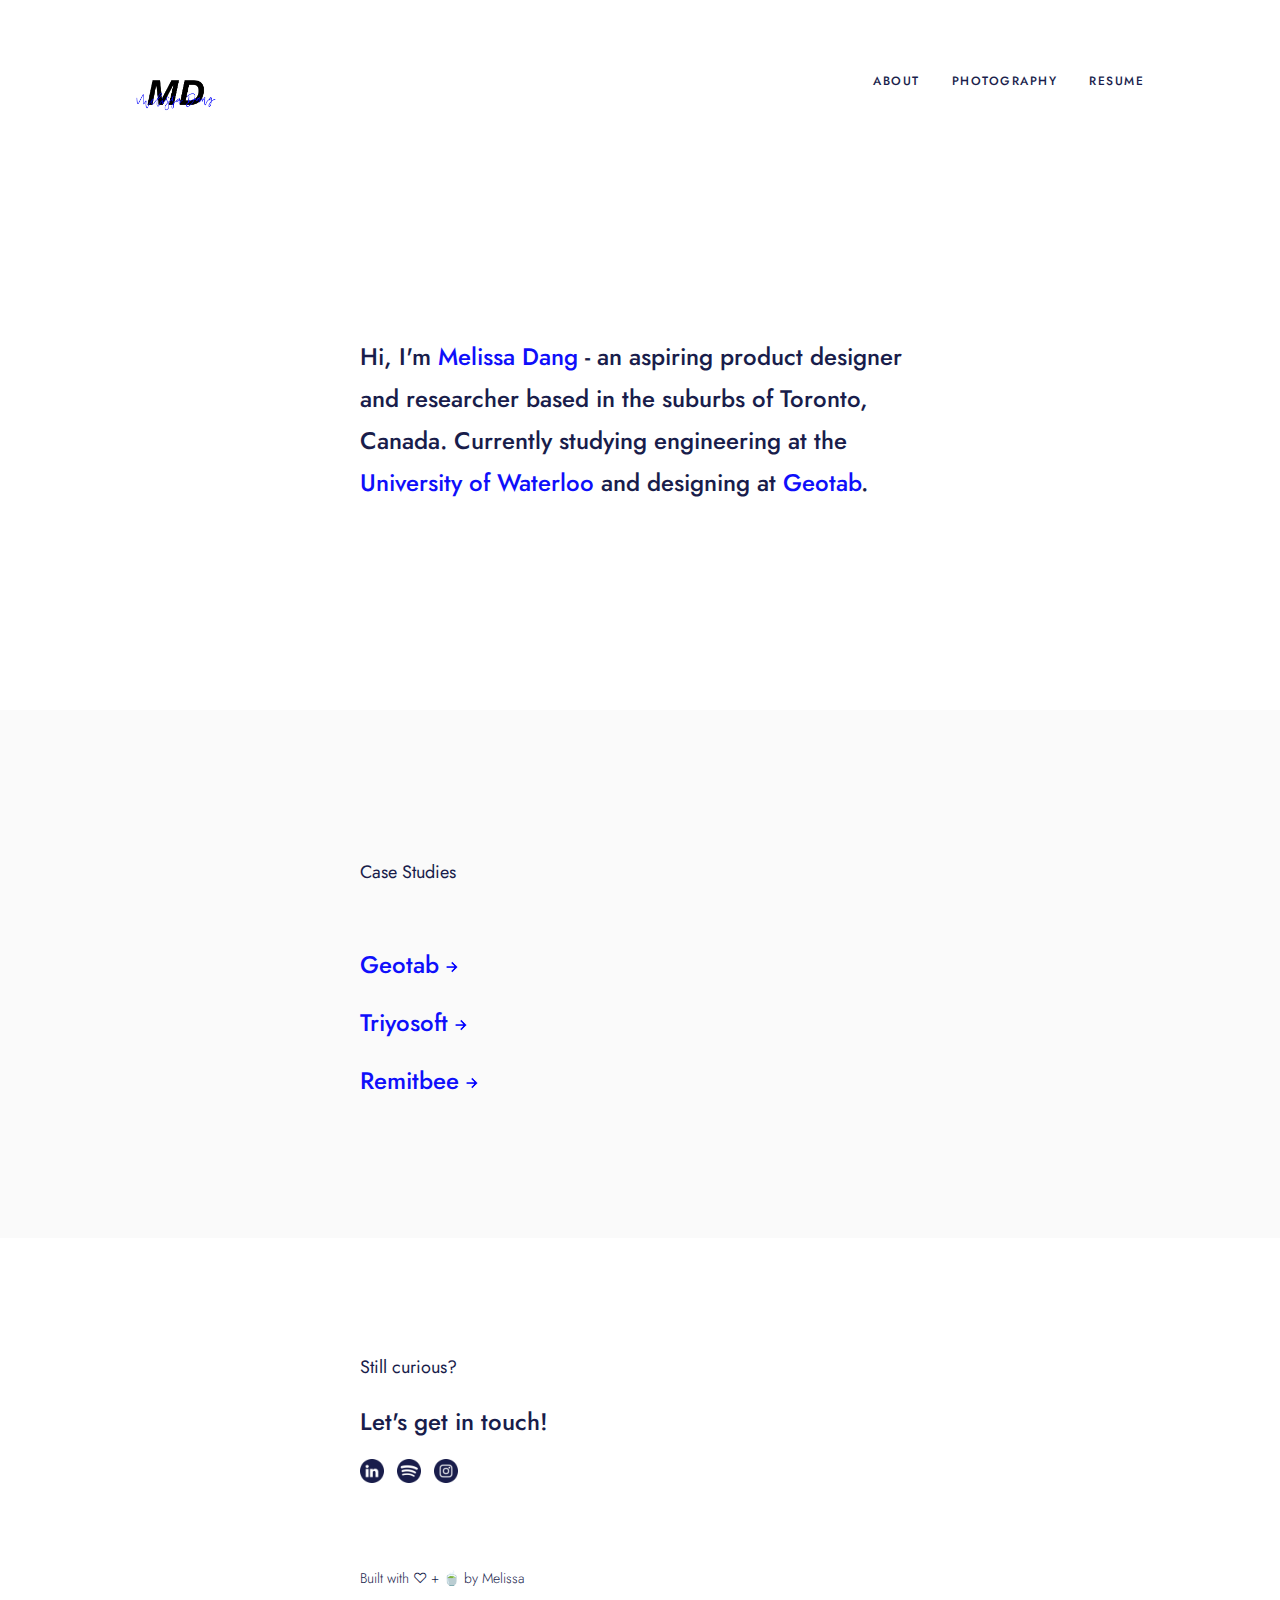
<file: index.html>
<!doctype html>
<html lang="en">
  <head>
    <title>Melissa Dang's Portfolio</title>
    <meta name="general" content="Melissa Dang is an Undergraduate Systems Design Engineering Student at the University of Waterloo.">
    <meta name="viewport" content="width=device-width, initial-scale=1">
    <link rel="stylesheet" href="main.css">
    <link rel="icon" type="image/png" href="images/mdicon.png">
    <link href="https://fonts.googleapis.com/css2?family=Montserrat:wght@400;700;800&display=swap" rel="stylesheet">

    <!-- Hotjar Tracking Code for https://melissadang.github.io/ -->
    <script>
      (function(h,o,t,j,a,r){
          h.hj=h.hj||function(){(h.hj.q=h.hj.q||[]).push(arguments)};
          h._hjSettings={hjid:2204236,hjsv:6};
          a=o.getElementsByTagName('head')[0];
          r=o.createElement('script');r.async=1;
          r.src=t+h._hjSettings.hjid+j+h._hjSettings.hjsv;
          a.appendChild(r);
      })(window,document,'https://static.hotjar.com/c/hotjar-','.js?sv=');
    </script>
  </head>

  <body>
    <div class="header">
      <a href="https://melissadang.github.io"><img src = "images/MD_Logo.png" style="width:80px;"></a>
      <div class="header-right">
        <a href="http://melissadang.github.io/about.html">About</a>
        <a href="https://vsco.co/bythi/gallery" target="_blank" rel="noopener noreferrer">Photography</a>
        <a href="http://melissadang.github.io/md-resume-w2022.pdf" target="_blank" rel="noopener noreferrer">Resume</a>
      </div>
    </div>
    <div class="padding">
      <br>
    </div>
    <div class="padding">
      <br>
    </div>

    <div class="main">
      <h1>Hi, I'm <a href="http://melissadang.github.io/about.html">Melissa Dang</a> - an aspiring product designer and researcher based in the suburbs of Toronto, Canada. Currently studying engineering at the <a href="https://uwaterloo.ca/" target="_blank" rel="noopener noreferrer">University of Waterloo</a> and designing at <a href="https://geotab.com" target="_blank" rel="noopener noreferrer">Geotab</a>.</h1>
    </div>
    <div class="padding">
      <br>
      <br>
    </div>
    <div class="container">
      <div class="padding">
        <h2>Case Studies</h2>
        <br>
        <h1> <a href="https://melissadang.github.io/geotab-design-system.html">Geotab <img src = "images/arrow-link.png" style="width:12px;height:12px;"></a> </h1>
        <h1> <a href="https://melissadang.github.io/triyo-design-system.html">Triyosoft <img src = "images/arrow-link.png" style="width:12px;height:12px;"></a> </h1>
        <h1> <a href="https://melissadang.github.io/remitbee-website.html">Remitbee <img src = "images/arrow-link.png" style="width:12px;height:12px;"></a> </h1>
      </div>

    </div>

    <div class="footer">
      <h2>Still curious?</h2>
      <h1>Let's get in touch!</h1>
        <ul class="social-media">
            <li><a href="https://www.linkedin.com/in/melissabtdang"><img src = "images/LinkedIN_black.png" style="width:24px;height:24px;"></a></li>
            <li><a href="https://open.spotify.com/user/o20421emme36yj41srd82ypdj?si=EALLrirgREaxvjzyP2WtQg"><img src = "images/Spotify_black.png" style="width:24px;height:24px;"></a></li>
            <li><a href="https://www.instagram.com/dang.melissa"><img src = "images/Instagram_black.png" style="width:24px;height:24px;"></a></li>
        </ul>
        <br>
        <br>
        <h4 class="left-float" >Built with ♡ + 🍵 by Melissa<h4>
    </div>

  </body>
</html>
</file>
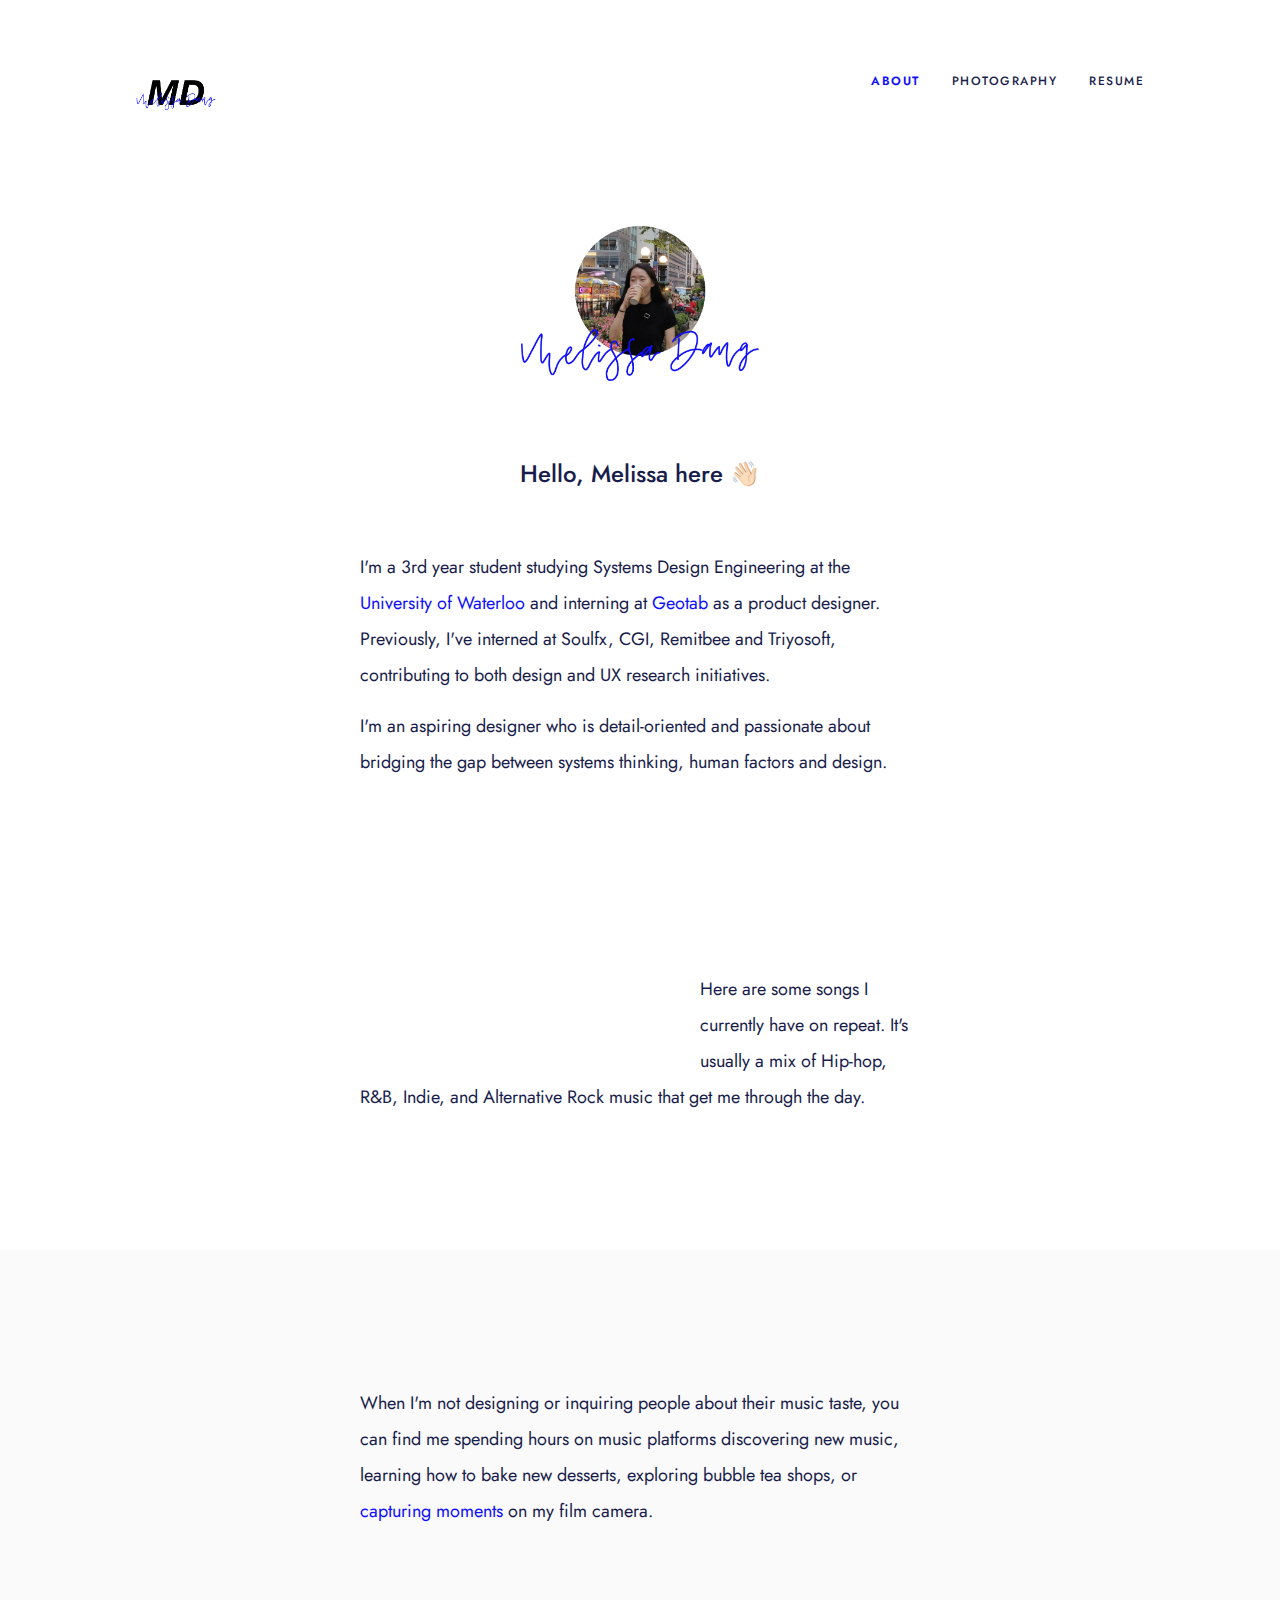
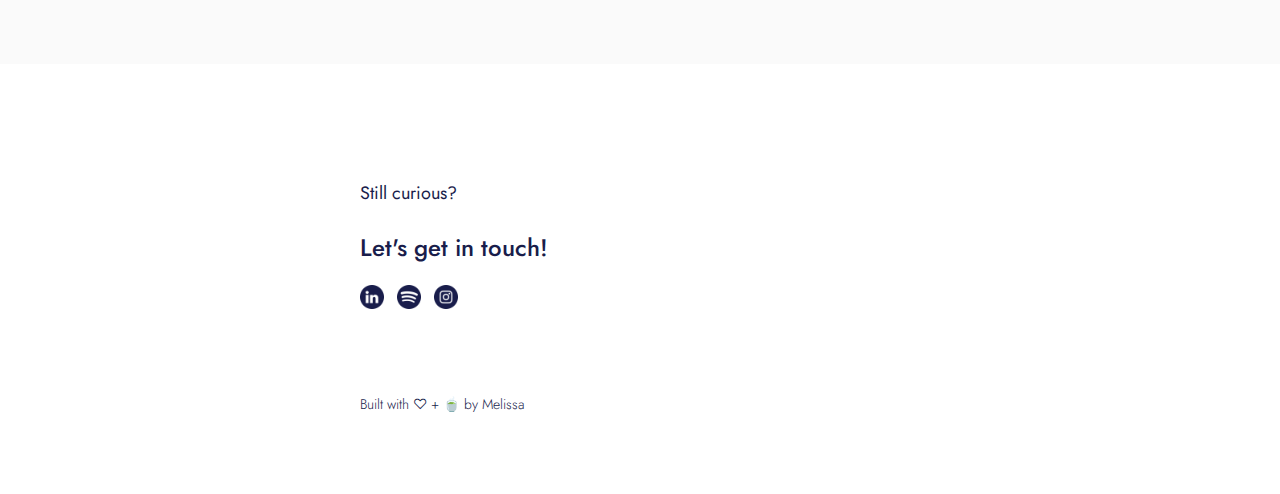
<file: about.html>
<!doctype html>
<html lang="en">
  <head>
    <title>Melissa Dang's Portfolio</title>
    <meta name="general" content="Melissa Dang is an Undergraduate Systems Design Engineering Student at the University of Waterloo.">
    <meta name="viewport" content="width=device-width, initial-scale=1">
    <link rel="stylesheet" href="main.css">
    <link rel="icon" type="image/png" href="images/mdicon.png">
    <link href="https://fonts.googleapis.com/css2?family=Montserrat:wght@400;700;800&display=swap" rel="stylesheet">

    <!-- Hotjar Tracking Code for https://melissadang.github.io/ -->
    <script>
      (function(h,o,t,j,a,r){
          h.hj=h.hj||function(){(h.hj.q=h.hj.q||[]).push(arguments)};
          h._hjSettings={hjid:2204236,hjsv:6};
          a=o.getElementsByTagName('head')[0];
          r=o.createElement('script');r.async=1;
          r.src=t+h._hjSettings.hjid+j+h._hjSettings.hjsv;
          a.appendChild(r);
      })(window,document,'https://static.hotjar.com/c/hotjar-','.js?sv=');
    </script>
  </head>

  <body>
    <div class="header">
      <a href="https://melissadang.github.io"><img src = "images/MD_Logo.png" style="width:80px;"></a>
      <div class="header-right">
        <a class ="active" href="http://melissadang.github.io/about.html">About</a>
        <a href="https://vsco.co/bythi/gallery" target="_blank" rel="noopener noreferrer">Photography</a>
        <a href="http://melissadang.github.io/md-resume-w2022.pdf" target="_blank" rel="noopener noreferrer">Resume</a>
      </div>
    </div>

    <div class="main">
      <img src = "images/Profile_pic.png" style="width:250px;" class="center">
      <div class="padding">
      <br></div>
      <h1 class="center">Hello, Melissa here 👋🏻</h1>
      <br>
      <h2>I'm a 3rd year student studying Systems Design Engineering at the <a href="https://uwaterloo.ca/" target="_blank" rel="noopener noreferrer">University of Waterloo</a> and interning at <a href="https://geotab.com" target="_blank" rel="noopener noreferrer">Geotab</a> as a product designer. Previously, I've interned at Soulfx, CGI, Remitbee and Triyosoft, contributing to both design and UX research initiatives.</h2>
      <h2>I'm an aspiring designer who is detail-oriented and passionate about bridging the gap between systems thinking, human factors and design.</h2>

    </div>
    <div class="main">
      <div class="padding">
        <h2>
        <iframe src="https://open.spotify.com/embed/playlist/37i9dQZF1EpxFNB6b798DX" class="left-float" width="300" height="80" frameborder="0" allowtransparency="true" allow="encrypted-media"></iframe>
        Here are some songs I currently have on repeat. It's usually a mix of Hip-hop, R&B, Indie, and Alternative Rock music that get me through the day.<br></h2>
      </div>
    </div>

    <div class="container">
        <h2>When I'm not designing or inquiring people about their music taste, you can find me spending hours on music platforms discovering new music, learning how to bake new desserts, exploring bubble tea shops, or <a href="https://vsco.co/bythi/gallery" target="_blank" rel="noopener noreferrer">capturing moments</a> on my film camera.</h2>
    </div>


    <div class="footer">
      <h2>Still curious?</h2>
      <h1>Let's get in touch!</h1>
        <ul class="social-media">
            <li><a href="https://www.linkedin.com/in/melissabtdang"><img src = "images/LinkedIN_black.png" style="width:24px;height:24px;"></a></li>
            <li><a href="https://open.spotify.com/user/o20421emme36yj41srd82ypdj?si=EALLrirgREaxvjzyP2WtQg"><img src = "images/Spotify_black.png" style="width:24px;height:24px;"></a></li>
            <li><a href="https://www.instagram.com/dang.melissa"><img src = "images/Instagram_black.png" style="width:24px;height:24px;"></a></li>
        </ul>
        <br>
        <br>
        <h4 class="left-float" >Built with ♡ + 🍵 by Melissa<h4>
    </div>

  </body>
</html>
</file>
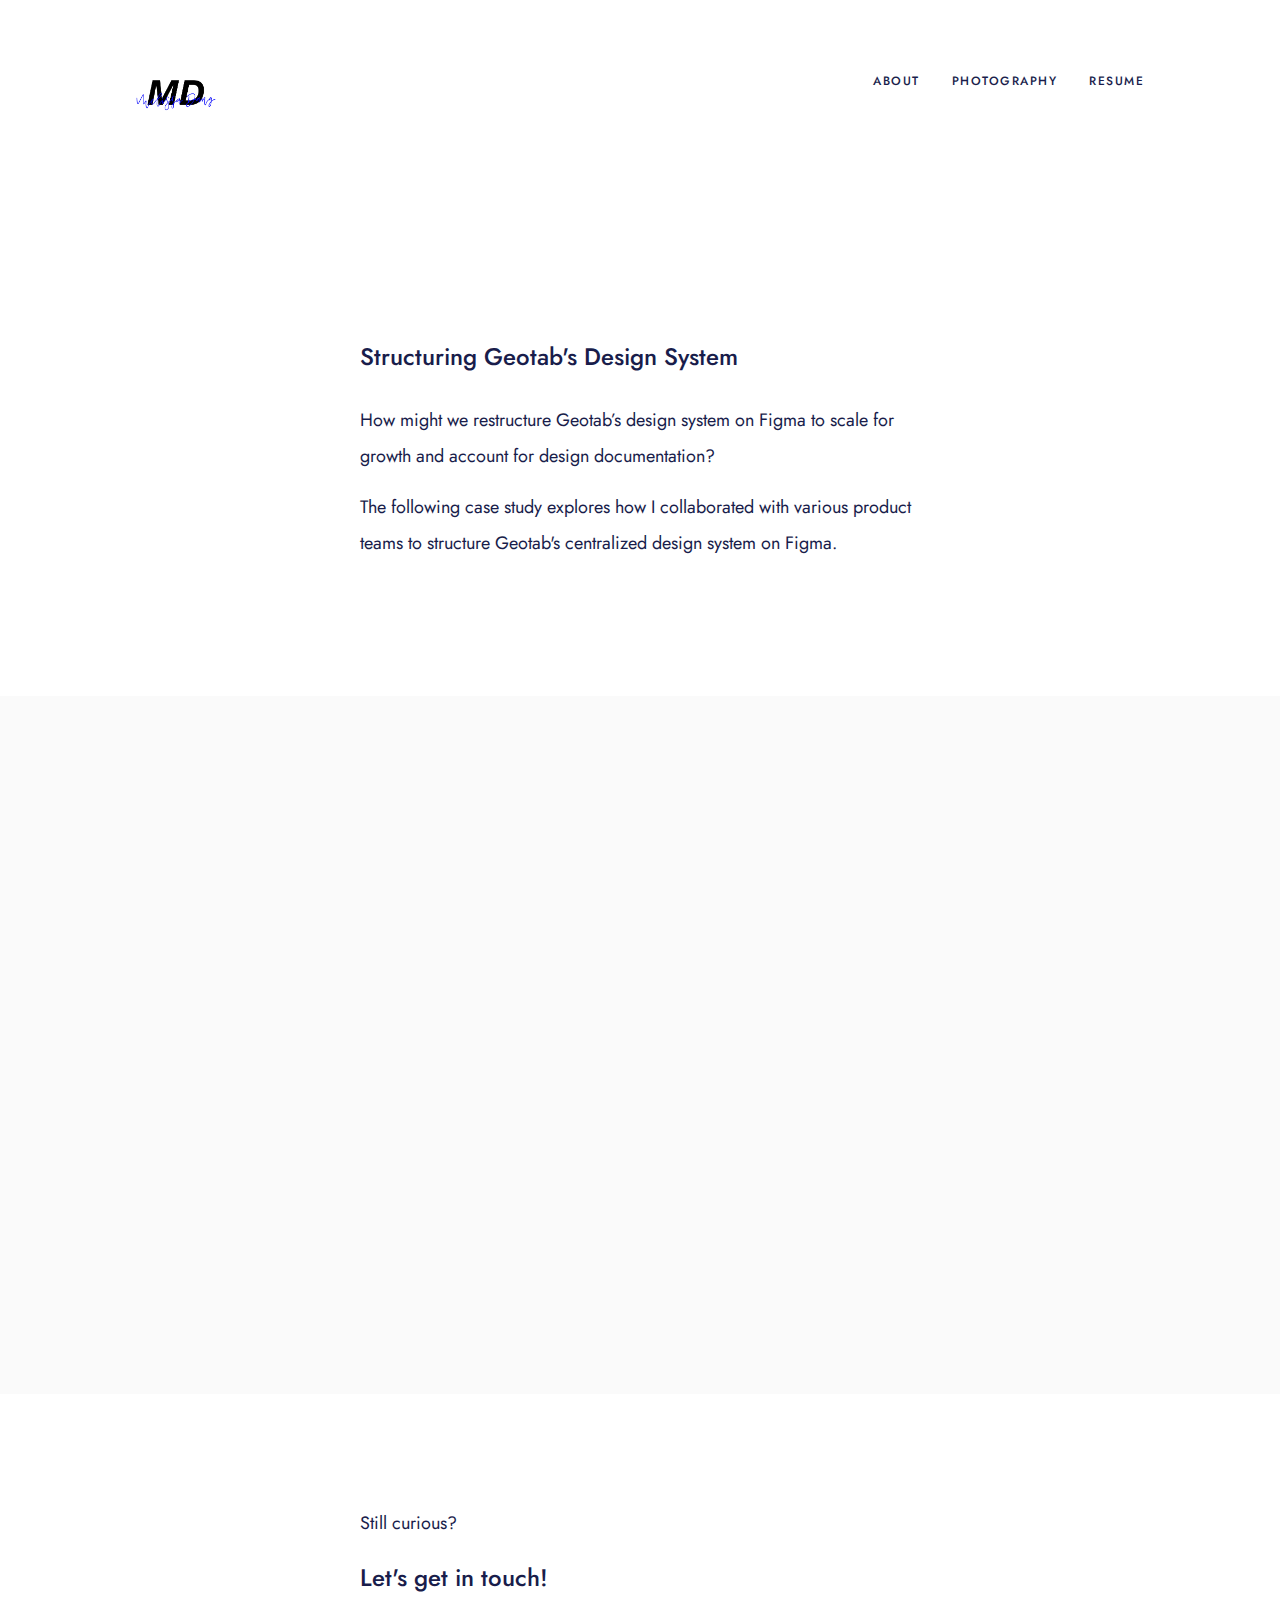
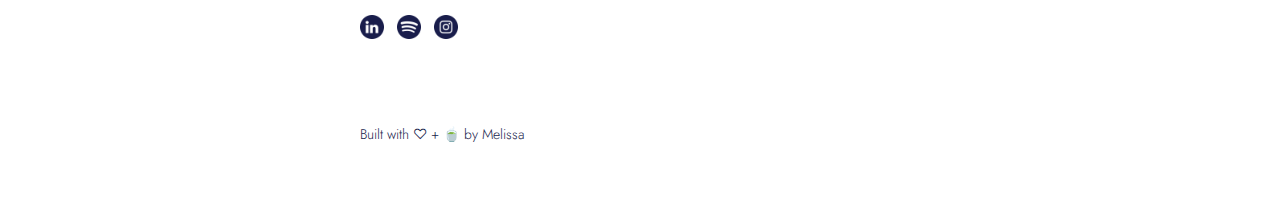
<file: geotab-design-system.html>
<!doctype html>
<html lang="en">
  <head>
    <title>Melissa Dang's Portfolio</title>
    <meta name="general" content="Melissa Dang is an Undergraduate Systems Design Engineering Student at the University of Waterloo.">
    <meta name="viewport" content="width=device-width, initial-scale=1">
    <link rel="stylesheet" href="main.css">
    <link rel="icon" type="image/png" href="images/mdicon.png">
    <link href="https://fonts.googleapis.com/css2?family=Montserrat:wght@400;700;800&display=swap" rel="stylesheet">

    <!-- Hotjar Tracking Code for https://melissadang.github.io/ -->
    <script>
      (function(h,o,t,j,a,r){
          h.hj=h.hj||function(){(h.hj.q=h.hj.q||[]).push(arguments)};
          h._hjSettings={hjid:2204236,hjsv:6};
          a=o.getElementsByTagName('head')[0];
          r=o.createElement('script');r.async=1;
          r.src=t+h._hjSettings.hjid+j+h._hjSettings.hjsv;
          a.appendChild(r);
      })(window,document,'https://static.hotjar.com/c/hotjar-','.js?sv=');
    </script>
  </head>

  <body>
    <div class="header">
      <a href="https://melissadang.github.io"><img src = "images/MD_Logo.png" style="width:80px;"></a>
      <div class="header-right">
        <a href="http://melissadang.github.io/about.html">About</a>
        <a href="https://vsco.co/bythi/gallery" target="_blank" rel="noopener noreferrer">Photography</a>
        <a href="http://melissadang.github.io/md-resume-w2022.pdf" target="_blank" rel="noopener noreferrer">Resume</a>
      </div>
    </div>
    <div class="padding">
      <br>
    </div>
    <div class="padding">
      <br>
    </div>

    <div class="main">
      <h1>Structuring Geotab's Design System</h1>
      <div class="padding"></div>
      <h2>How might we restructure Geotab’s design system on Figma to scale for growth and account for design documentation?</h2>
      <h2>The following case study explores how I collaborated with various product teams to structure Geotab's centralized design system on Figma.</h2>
    </div>
    <div class="container">
      <div class="padding">
        <iframe src="https://docs.google.com/presentation/d/e/2PACX-1vTg4fl7CcOXAvx3XJsrKM4n2ogIlJQD5B81hYN2hnJwI0tF_dvAraD1grWR-o96kXzCIZWF7Kc3zsa0/embed?start=false&loop=false&delayms=3000" frameborder="0" width="720" height="434" class="center" allowfullscreen="true" mozallowfullscreen="true" webkitallowfullscreen="true"></iframe>
      </div>

    </div>


    <div class="footer">
      <h2>Still curious?</h2>
      <h1>Let's get in touch!</h1>
        <ul class="social-media">
            <li><a href="https://www.linkedin.com/in/melissabtdang"><img src = "images/LinkedIN_black.png" style="width:24px;height:24px;"></a></li>
            <li><a href="https://open.spotify.com/user/o20421emme36yj41srd82ypdj?si=EALLrirgREaxvjzyP2WtQg"><img src = "images/Spotify_black.png" style="width:24px;height:24px;"></a></li>
            <li><a href="https://www.instagram.com/dang.melissa"><img src = "images/Instagram_black.png" style="width:24px;height:24px;"></a></li>
        </ul>
        <br>
        <br>
        <h4 class="left-float" >Built with ♡ + 🍵 by Melissa<h4>
    </div>

  </body>
</html>
</file>
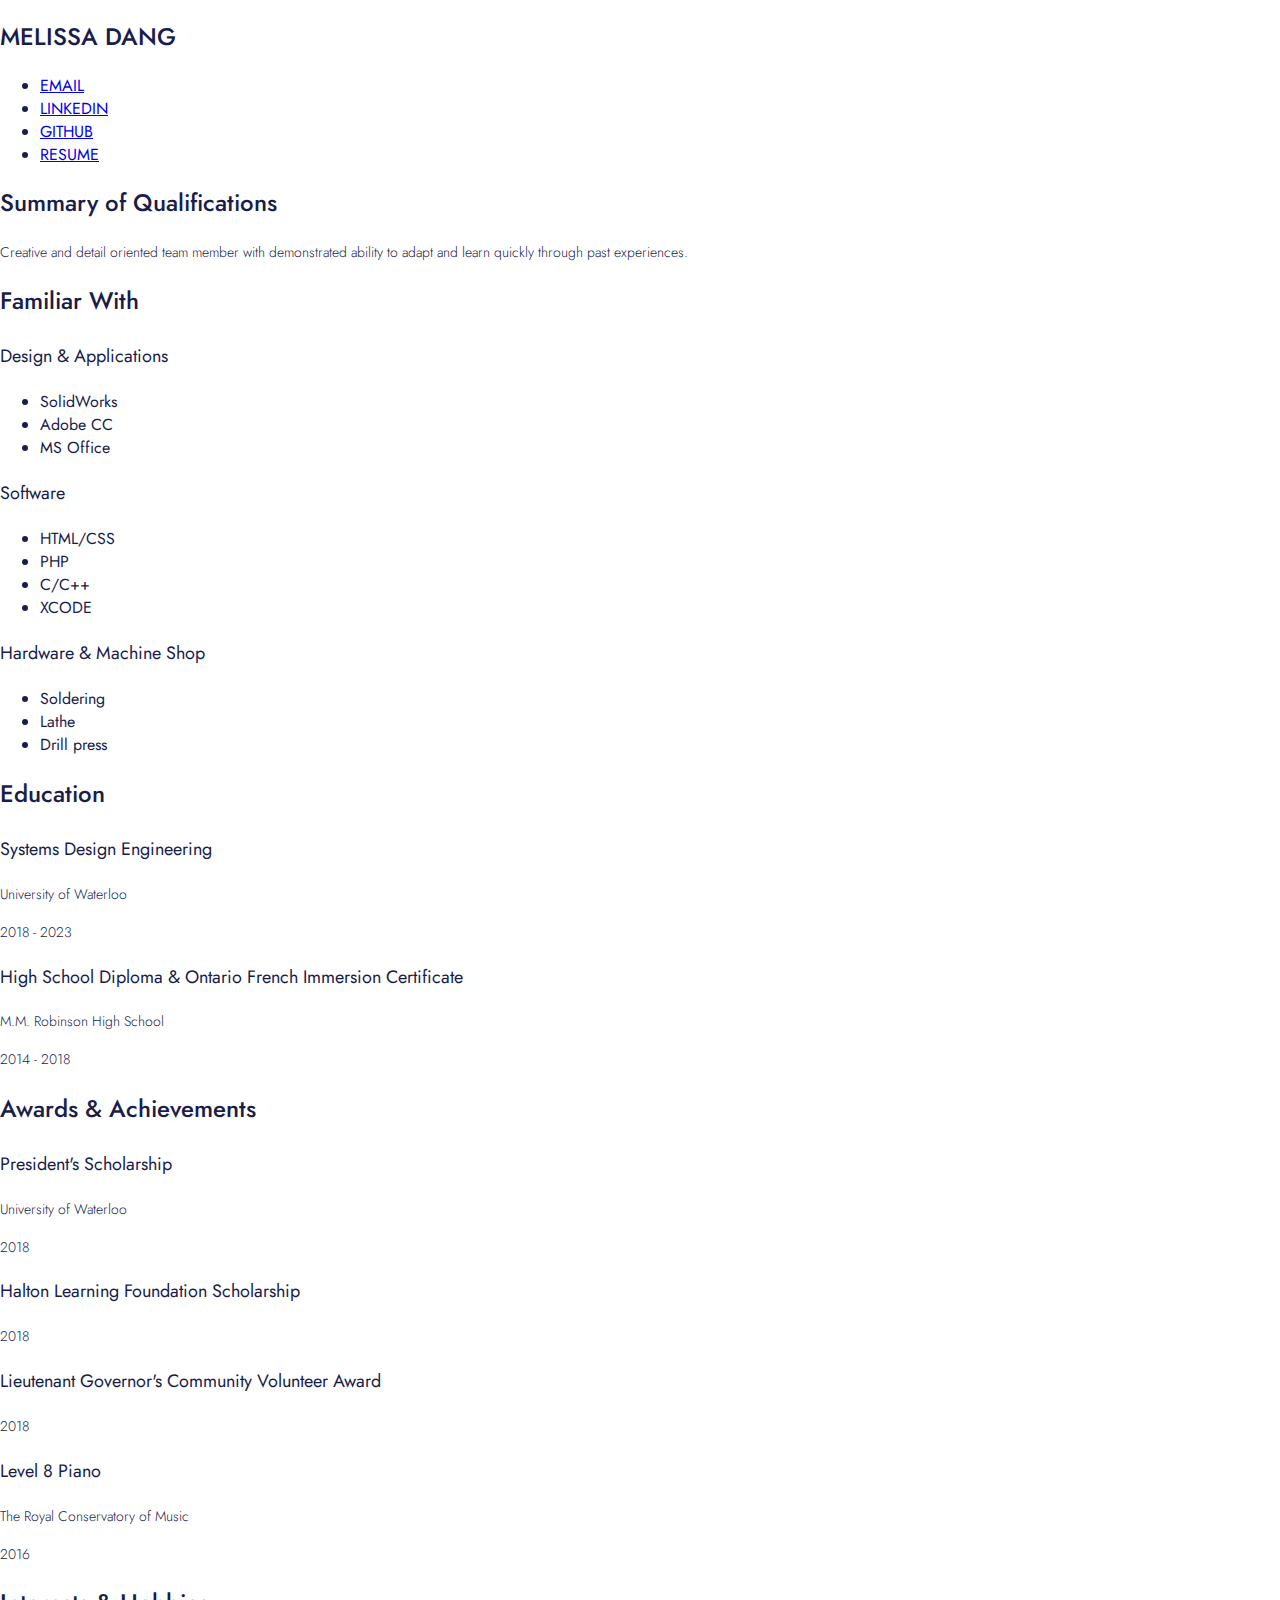
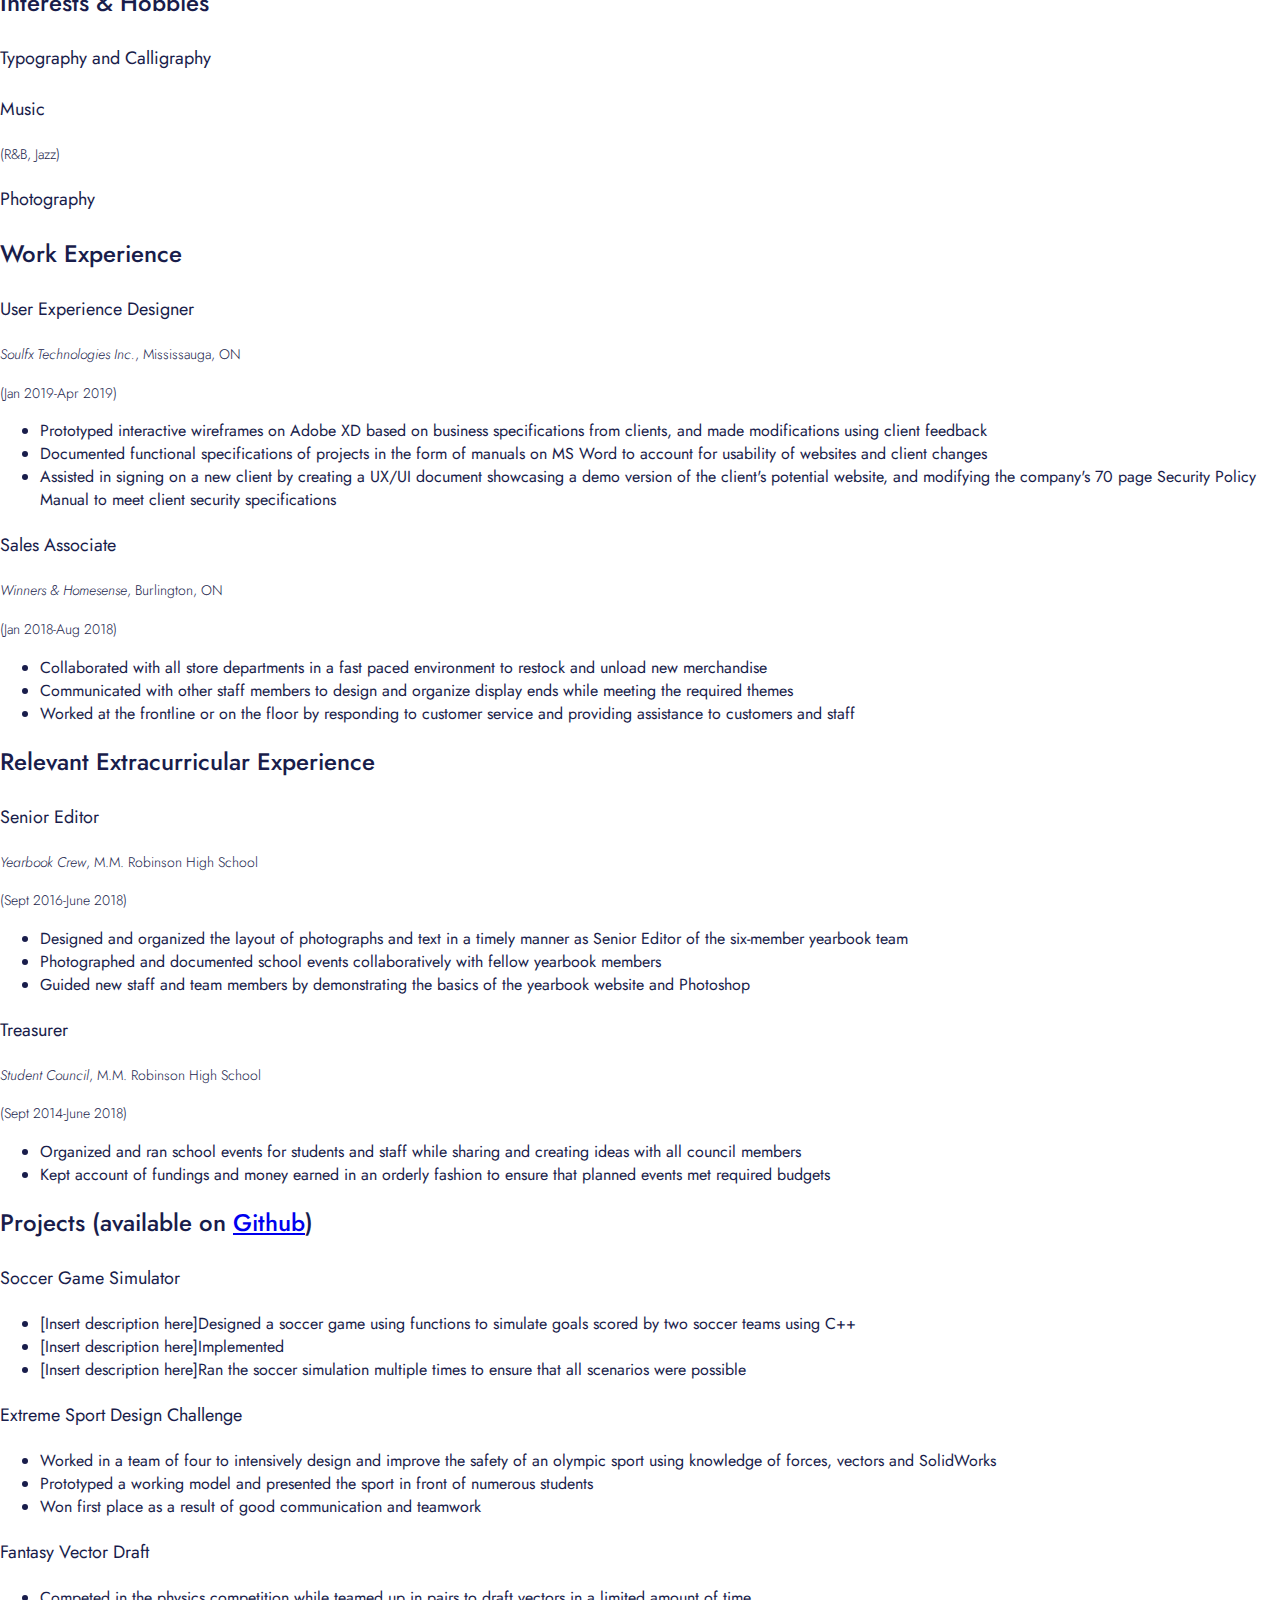
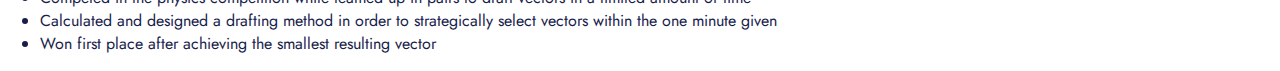
<file: melissadang_resume.html>
<!doctype html>

<script>
  (function(i,s,o,g,r,a,m){i['GoogleAnalyticsObject']=r;i[r]=i[r]||function(){
  (i[r].q=i[r].q||[]).push(arguments)},i[r].l=1*new Date();a=s.createElement(o),
  m=s.getElementsByTagName(o)[0];a.async=1;a.src=g;m.parentNode.insertBefore(a,m)
  })(window,document,'script','https://www.google-analytics.com/analytics.js','ga');
  ga('create', 'UA-91414939-1', 'auto');
  ga('send', 'pageview');
</script>

<html>

  <head>

  <title>
    Melissa Dang
  </title>
  <meta name="general" content="Melissa Dang is an Undergraduate Systems Design Engineering Student at the University of Waterloo.">
  <link rel="stylesheet" href="main.css">
  <link rel="icon" type="image/png" href="mdicon.png">

  </head>

  <body>
  <header>
    <h1>MELISSA DANG</h1>
    <ul>
      <li>
        <a href="mailto:melissa.dang@edu.uwaterloo.ca">EMAIL</a>
      </li>
      <li>
        <a href="https://www.linkedin.com/in/melissabtdang">LINKEDIN</a>
      </li>
      <li>
        <a href="https://github.com/melissadang">GITHUB</a>
      </li>
      <li>
        <a href="http://melissadang.github.io/resume.pdf">RESUME</a>
      </li>
    </ul>
  </header>

  <div id="left">
    <section id="side-column">
      <h1>Summary of Qualifications</h1>

      <h2> </h2>
      <h3>Creative and detail oriented team member with demonstrated ability to adapt and learn quickly through past experiences.</h3>

      <h1>Familiar With</h1>
      <h2>Design & Applications</h2>
      <ul>
        <li>SolidWorks</li>
        <li>Adobe CC</li>
        <li>MS Office</li>
      </ul>
      <h2>Software</h2>
      <ul>
        <li>HTML/CSS</li>
        <li>PHP</li>
        <li>C/C++</li>
        <li>XCODE</li>
      </ul>
      <h2>Hardware & Machine Shop</h2>
      <ul>
        <li>Soldering</li>
        <li>Lathe</li>
        <li>Drill press</li>
      </ul>

      <h1>Education</h1>
      <h2>Systems Design Engineering</h2>
      <h3>University of Waterloo</h3>
      <h3>2018 - 2023</h3>
      <h2>High School Diploma & Ontario French Immersion Certificate</h2>
      <h3>M.M. Robinson High School</h3>
      <h3>2014 - 2018</h3>

      <h1>Awards & Achievements</h1>
      <h2>President's Scholarship</h2>
      <h3>University of Waterloo</h3>
      <h3>2018</h3>
      <h2>Halton Learning Foundation Scholarship</h2>
      <h3>2018</h3>
      <h2>Lieutenant Governor's Community Volunteer Award</h2>
      <h3>2018</h3>
      <h2>Level 8 Piano</h2>
      <h3>The Royal Conservatory of Music</h3>
      <h3>2016</h3>

      <h1>Interests & Hobbies</h1>
      <h2>Typography and Calligraphy</h2>
      <h2>Music</h2>
      <h3>(R&B, Jazz)</h3>
      <h2>Photography</h2>

    </section>
  </div>

<div id="right">
  <section id="main-column">

    <h1>Work Experience</h1>

    <h2>User Experience Designer</h2>
    <h3><i>Soulfx Technologies Inc.</i>, Mississauga, ON</h3>
    <h4>(Jan 2019-Apr 2019)</h4>
    <ul>
      <li>Prototyped interactive wireframes on Adobe XD based on business specifications from clients, and made modifications using client feedback</li>
      <li>Documented functional specifications of projects in the form of manuals on MS Word to account for usability of websites and client changes</li>
      <li>Assisted in signing on a new client by creating a UX/UI document showcasing a demo version of the client's potential website, and modifying the company's 70 page Security Policy Manual to meet client security specifications</li>
    </ul>

    <h2>Sales Associate</h2>
    <h3><i>Winners & Homesense</i>, Burlington, ON</h3>
    <h4>(Jan 2018-Aug 2018)</h4>
    <ul>
      <li>Collaborated with all store departments in a fast paced environment to restock and unload new merchandise</li>
      <li>Communicated with other staff members to design and organize display ends while meeting the required themes</li>
      <li>Worked at the frontline or on the floor by responding to customer service and providing assistance to customers and staff</li>
    </ul>

  <h1>Relevant Extracurricular Experience</h1>

  <h2>Senior Editor</h2>
  <h3><i>Yearbook Crew</i>, M.M. Robinson High School</h3>
  <h4>(Sept 2016-June 2018)</h4>
  <ul>
      <li>Designed and organized the layout of photographs and text in a timely manner as Senior Editor of the six-member yearbook team</li>
      <li>Photographed and documented school events collaboratively with fellow yearbook members</li>
      <li>Guided new staff and team members by demonstrating the basics of the yearbook website and Photoshop</li>
  </ul>

  <h2>Treasurer</h2>
  <h3><i>Student Council</i>, M.M. Robinson High School</h3>
  <h4>(Sept 2014-June 2018)</h4>
  <ul>
      <li>Organized and ran school events for students and staff while sharing and creating ideas with all council members</li>
      <li>Kept account of fundings and money earned in an orderly fashion to ensure that planned events met required budgets</li>
  </ul>

  <h1>Projects (available on <a href="https://github.com/melissadang">Github</a>)</h1>
    <h2>Soccer Game Simulator</h2>
    <ul>
      <li>[Insert description here]Designed a soccer game using functions to simulate goals scored by two soccer teams using C++</li>
      <li>[Insert description here]Implemented </li>
      <li>[Insert description here]Ran the soccer simulation multiple times to ensure that all scenarios were possible</li>
    </ul>
    <h2>Extreme Sport Design Challenge</h2>
    <ul>
      <li>Worked in a team of four to intensively design and improve the safety of an olympic sport using knowledge of forces, vectors and SolidWorks</li>
      <li>Prototyped a working model and presented the sport in front of numerous students</li>
      <li>Won first place as a result of good communication and teamwork</li>
    </ul>
    <h2>Fantasy Vector Draft</h2>
    <ul>
      <li>Competed in the physics competition while teamed up in pairs to draft vectors in a limited amount of time</li>
      <li>Calculated and designed a drafting method in order to strategically select vectors within the one minute given</li>
      <li>Won first place after achieving the smallest resulting vector</li>
    </ul>

  </section>
</div>

  </body>
</html>
</file>
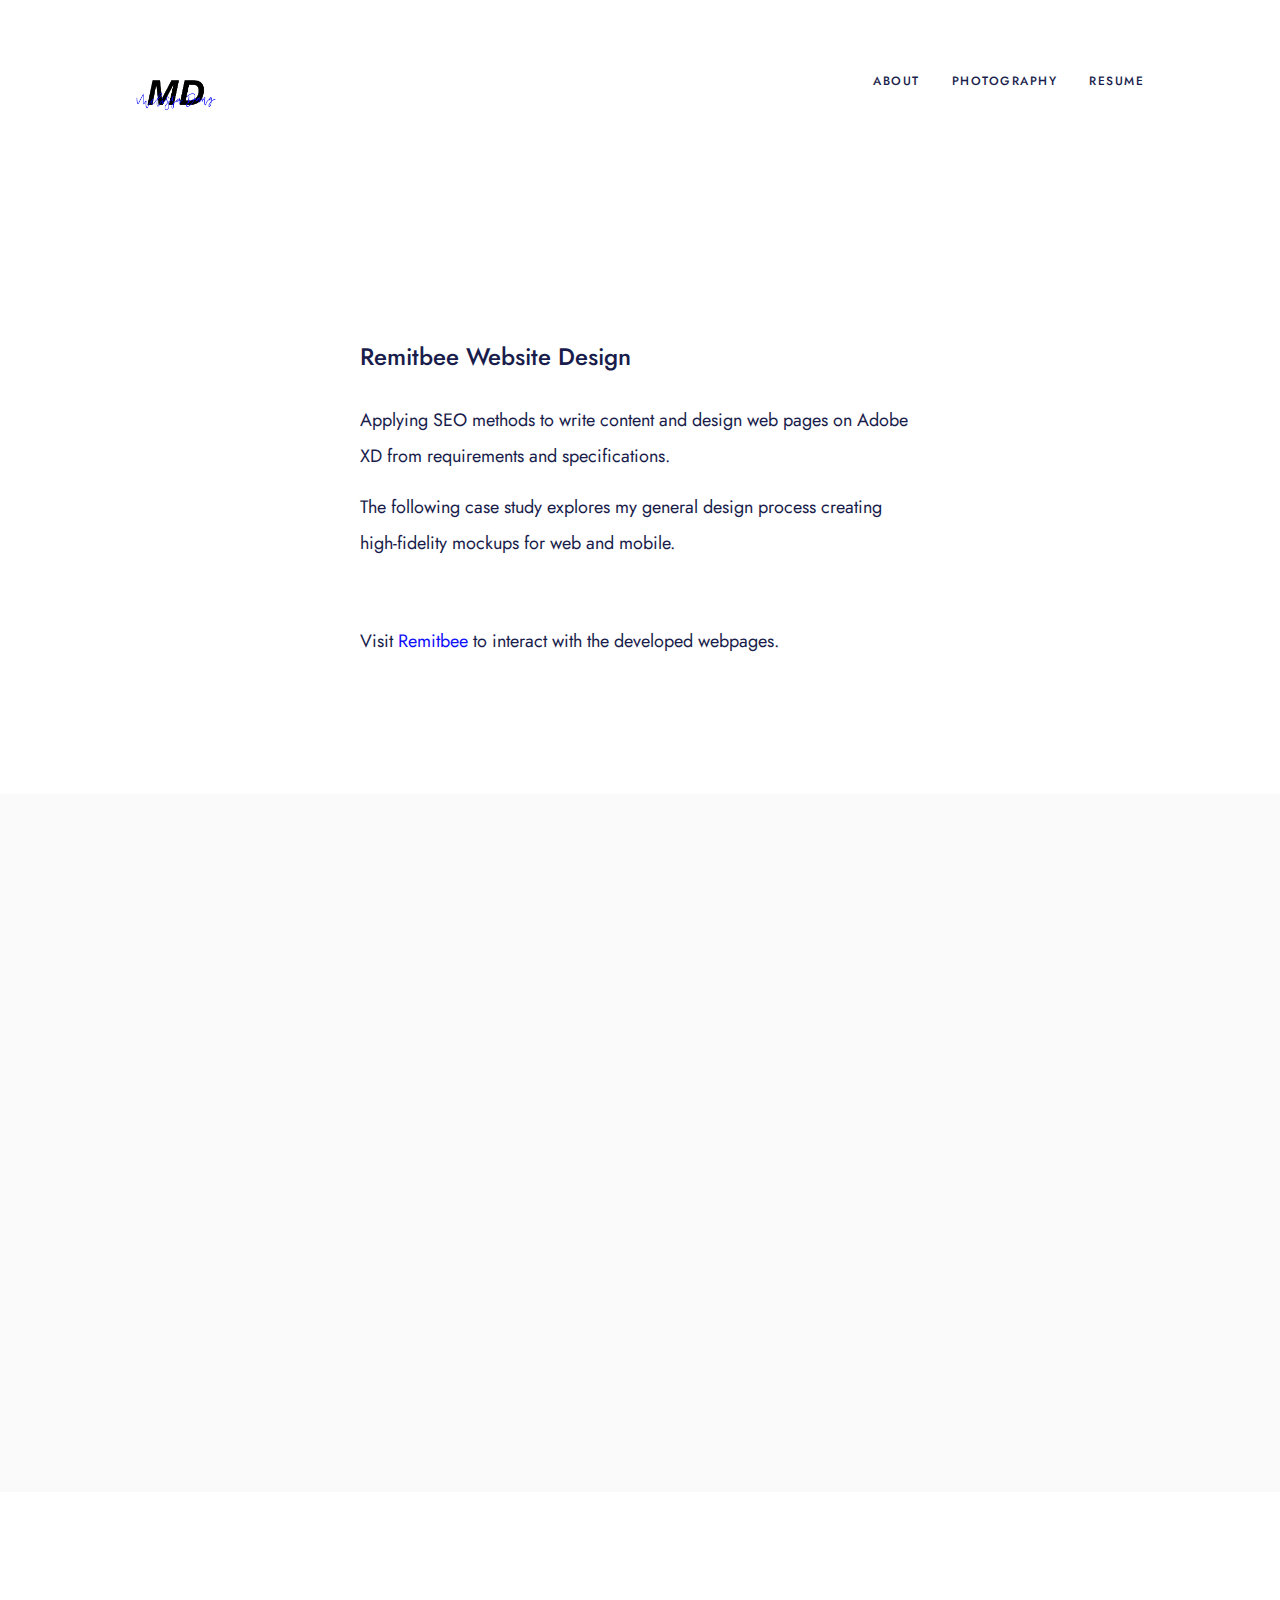
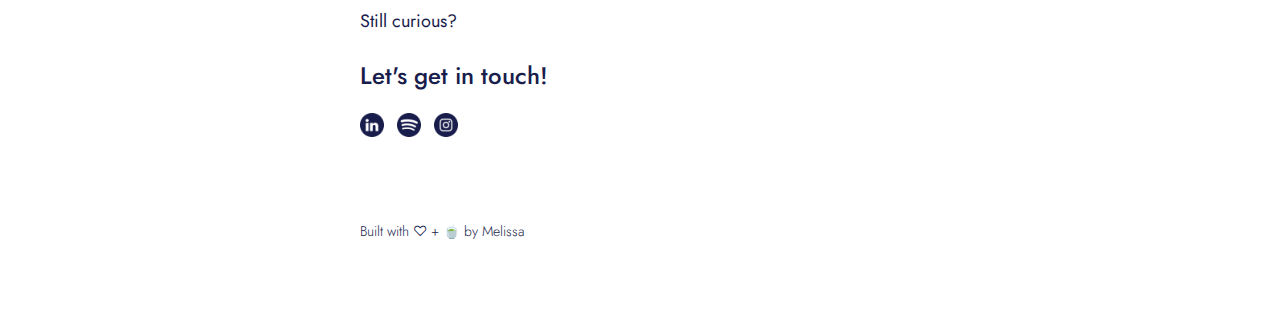
<file: remitbee-website.html>
<!doctype html>
<html lang="en">
  <head>
    <title>Melissa Dang's Portfolio</title>
    <meta name="general" content="Melissa Dang is an Undergraduate Systems Design Engineering Student at the University of Waterloo.">
    <meta name="viewport" content="width=device-width, initial-scale=1">
    <link rel="stylesheet" href="main.css">
    <link rel="icon" type="image/png" href="images/mdicon.png">
    <link href="https://fonts.googleapis.com/css2?family=Montserrat:wght@400;700;800&display=swap" rel="stylesheet">

    <!-- Hotjar Tracking Code for https://melissadang.github.io/ -->
    <script>
      (function(h,o,t,j,a,r){
          h.hj=h.hj||function(){(h.hj.q=h.hj.q||[]).push(arguments)};
          h._hjSettings={hjid:2204236,hjsv:6};
          a=o.getElementsByTagName('head')[0];
          r=o.createElement('script');r.async=1;
          r.src=t+h._hjSettings.hjid+j+h._hjSettings.hjsv;
          a.appendChild(r);
      })(window,document,'https://static.hotjar.com/c/hotjar-','.js?sv=');
    </script>
  </head>

  <body>
    <div class="header">
      <a href="https://melissadang.github.io"><img src = "images/MD_Logo.png" style="width:80px;"></a>
      <div class="header-right">
        <a href="http://melissadang.github.io/about.html">About</a>
        <a href="https://vsco.co/bythi/gallery" target="_blank" rel="noopener noreferrer">Photography</a>
        <a href="http://melissadang.github.io/md-resume-w2022.pdf" target="_blank" rel="noopener noreferrer">Resume</a>
      </div>
    </div>
    <div class="padding">
      <br>
    </div>
    <div class="padding">
      <br>
    </div>

    <div class="main">
      <h1>Remitbee Website Design</h1>
      <div class="padding"></div>
      <h2>Applying SEO methods to write content and design web pages on Adobe XD from requirements and specifications.</h2>
      <h2>The following case study explores my general design process creating high-fidelity mockups for web and mobile. </h2>
      <div class="padding">
        <br>
      </div>
      <h2>Visit <a href="https://www.remitbee.com/swift-codes">Remitbee</a> to interact with the developed webpages.</h2>
    </div>
    <div class="container">
      <div class="padding">
        <iframe src="https://docs.google.com/presentation/d/e/2PACX-1vRM7k6k3F-xY4zv_0KwwSCIPGFoXyTBc0Nu5vOnY5vdGZ3XjlH7XPVK61wHur2_J3yJFqjxLP1ATMUB/embed?start=false&loop=false&delayms=3000" frameborder="0" width="720" height="434" class="center" allowfullscreen="true" mozallowfullscreen="true" webkitallowfullscreen="true"></iframe>
      </div>

    </div>


    <div class="footer">
      <h2>Still curious?</h2>
      <h1>Let's get in touch!</h1>
        <ul class="social-media">
            <li><a href="https://www.linkedin.com/in/melissabtdang"><img src = "images/LinkedIN_black.png" style="width:24px;height:24px;"></a></li>
            <li><a href="https://open.spotify.com/user/o20421emme36yj41srd82ypdj?si=EALLrirgREaxvjzyP2WtQg"><img src = "images/Spotify_black.png" style="width:24px;height:24px;"></a></li>
            <li><a href="https://www.instagram.com/dang.melissa"><img src = "images/Instagram_black.png" style="width:24px;height:24px;"></a></li>
        </ul>
        <br>
        <br>
        <h4 class="left-float" >Built with ♡ + 🍵 by Melissa<h4>
    </div>

  </body>
</html>
</file>
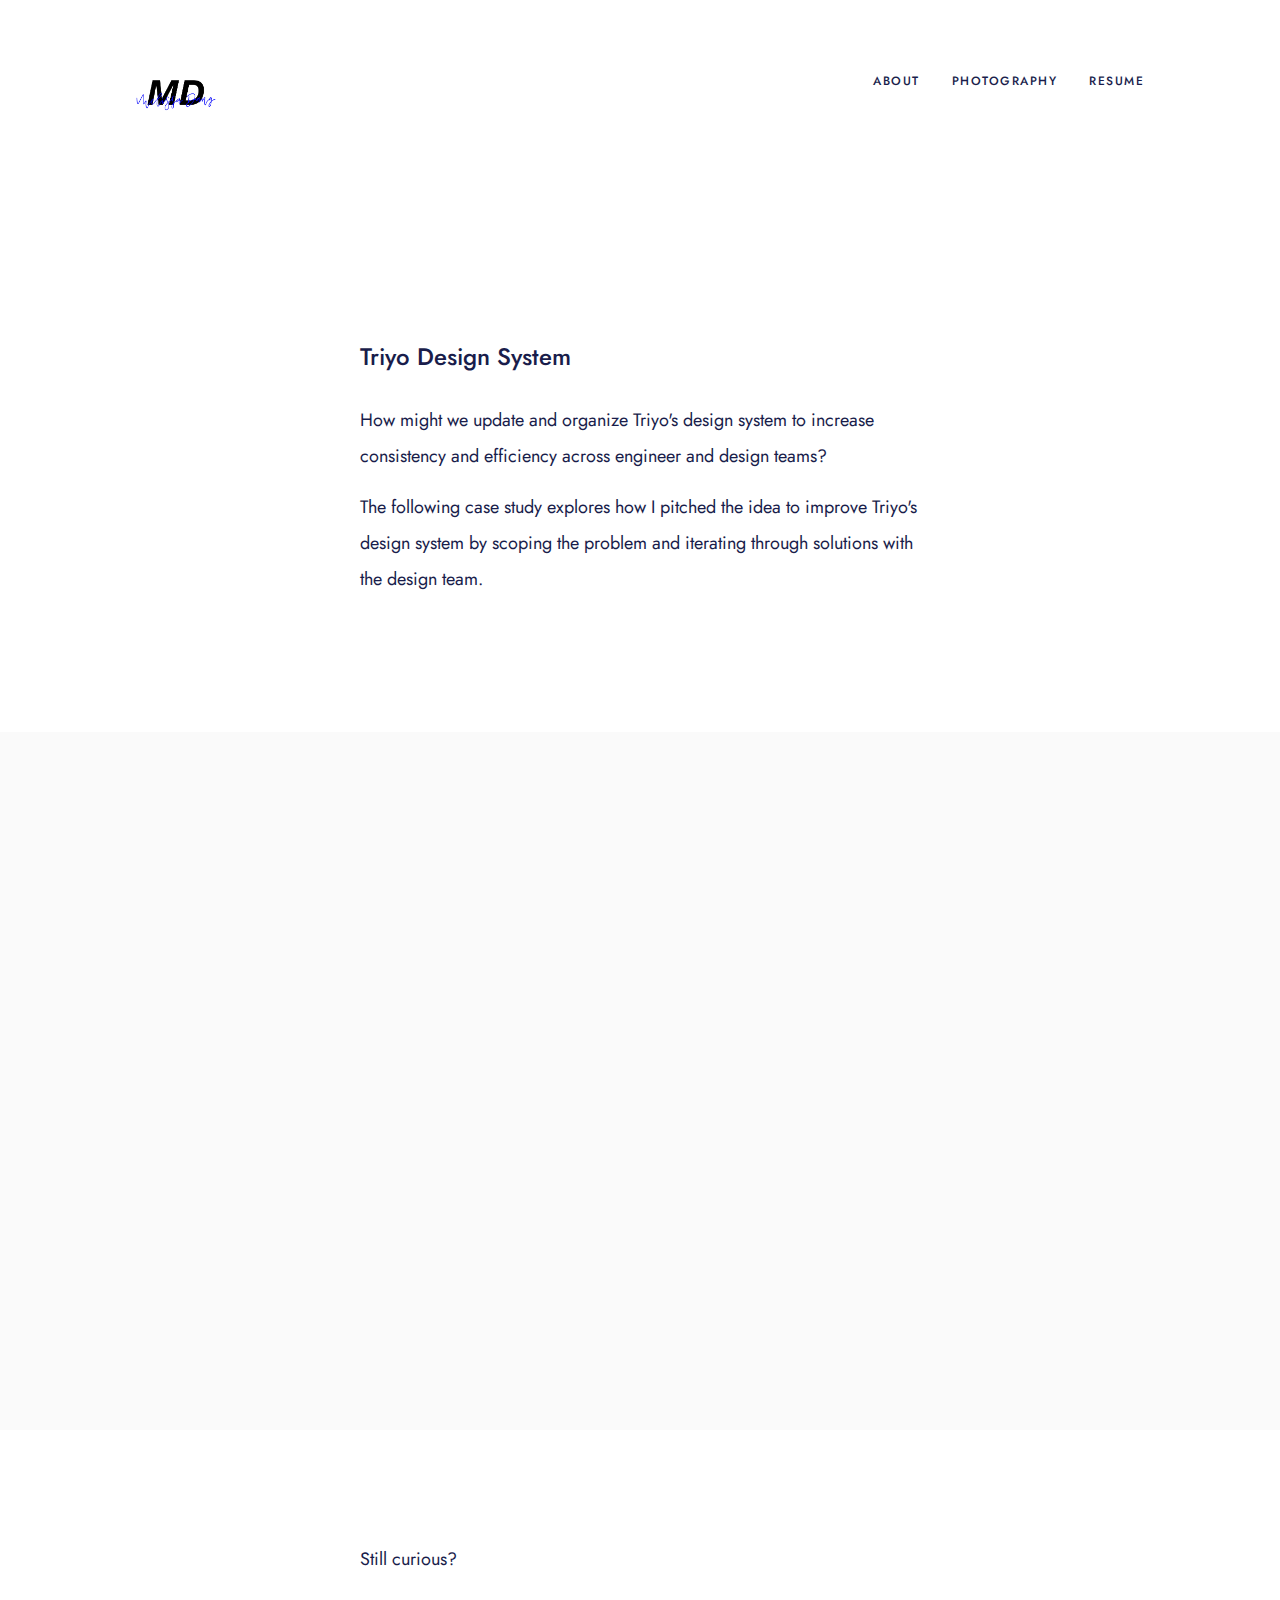
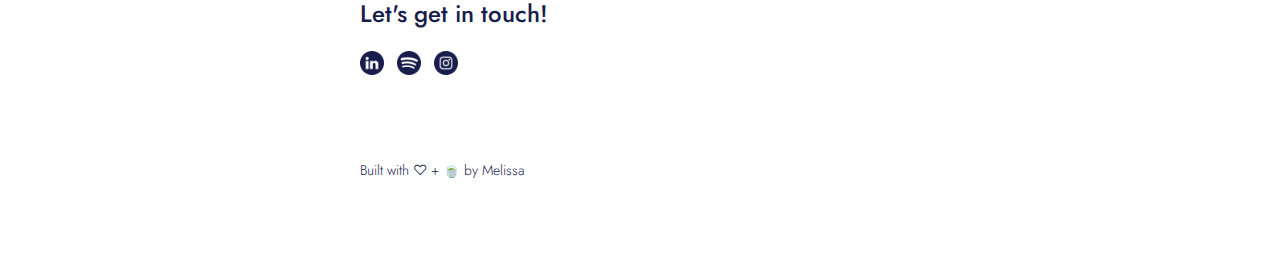
<file: triyo-design-system.html>
<!doctype html>
<html lang="en">
  <head>
    <title>Melissa Dang's Portfolio</title>
    <meta name="general" content="Melissa Dang is an Undergraduate Systems Design Engineering Student at the University of Waterloo.">
    <meta name="viewport" content="width=device-width, initial-scale=1">
    <link rel="stylesheet" href="main.css">
    <link rel="icon" type="image/png" href="images/mdicon.png">
    <link href="https://fonts.googleapis.com/css2?family=Montserrat:wght@400;700;800&display=swap" rel="stylesheet">

    <!-- Hotjar Tracking Code for https://melissadang.github.io/ -->
    <script>
      (function(h,o,t,j,a,r){
          h.hj=h.hj||function(){(h.hj.q=h.hj.q||[]).push(arguments)};
          h._hjSettings={hjid:2204236,hjsv:6};
          a=o.getElementsByTagName('head')[0];
          r=o.createElement('script');r.async=1;
          r.src=t+h._hjSettings.hjid+j+h._hjSettings.hjsv;
          a.appendChild(r);
      })(window,document,'https://static.hotjar.com/c/hotjar-','.js?sv=');
    </script>
  </head>

  <body>
    <div class="header">
      <a href="https://melissadang.github.io"><img src = "images/MD_Logo.png" style="width:80px;"></a>
      <div class="header-right">
        <a href="http://melissadang.github.io/about.html">About</a>
        <a href="https://vsco.co/bythi/gallery" target="_blank" rel="noopener noreferrer">Photography</a>
        <a href="http://melissadang.github.io/md-resume-w2022.pdf" target="_blank" rel="noopener noreferrer">Resume</a>
      </div>
    </div>
    <div class="padding">
      <br>
    </div>
    <div class="padding">
      <br>
    </div>

    <div class="main">
      <h1>Triyo Design System</h1>
      <div class="padding"></div>
      <h2>How might we update and organize Triyo's design system to increase consistency and efficiency across engineer and design teams?</h2>
      <h2>The following case study explores how I pitched the idea to improve Triyo's design system by scoping the problem and iterating through solutions with the design team.</h2>
    </div>
    <div class="container">
      <div class="padding">
        <iframe src="https://docs.google.com/presentation/d/e/2PACX-1vTML9FqFiha0pVppnjivGaupOKwW_dfZyT76N74DXnWgUxEQzPld276GGCqJ9xICL88oCM2lMiUaf2_/embed?start=false&loop=false&delayms=3000" frameborder="0" width="720" height="434" class="center" allowfullscreen="true" mozallowfullscreen="true" webkitallowfullscreen="true"></iframe>
      </div>

    </div>


    <div class="footer">
      <h2>Still curious?</h2>
      <h1>Let's get in touch!</h1>
        <ul class="social-media">
            <li><a href="https://www.linkedin.com/in/melissabtdang"><img src = "images/LinkedIN_black.png" style="width:24px;height:24px;"></a></li>
            <li><a href="https://open.spotify.com/user/o20421emme36yj41srd82ypdj?si=EALLrirgREaxvjzyP2WtQg"><img src = "images/Spotify_black.png" style="width:24px;height:24px;"></a></li>
            <li><a href="https://www.instagram.com/dang.melissa"><img src = "images/Instagram_black.png" style="width:24px;height:24px;"></a></li>
        </ul>
        <br>
        <br>
        <h4 class="left-float" >Built with ♡ + 🍵 by Melissa<h4>
    </div>

  </body>
</html>
</file>
<file: main.css>
/*google fonts*/
@import url('https://fonts.googleapis.com/css?family=Raleway');
@import url('https://fonts.googleapis.com/css?family=Montserrat&display=swap');
@import url('https://fonts.googleapis.com/css?family=Nanum+Gothic');
@import url('https://fonts.googleapis.com/css2?family=Poppins:ital,wght@0,100;0,200;0,300;0,400;0,900;1,100;1,200;1,800;1,900&display=swap');
@import url('https://fonts.googleapis.com/css2?family=Inter:wght@100;200;300;400;500;600;700;800;900&family=Nunito:ital,wght@0,200;0,300;0,400;0,500;0,600;0,700;0,800;0,900;1,200;1,300;1,400;1,500;1,600;1,700;1,800;1,900&display=swap');
@import url('https://fonts.googleapis.com/css2?family=Jost:ital,wght@0,100;0,200;0,300;0,400;0,500;0,600;0,700;0,800;0,900;1,100;1,200;1,300;1,400;1,500;1,600;1,700;1,800;1,900&display=swap');

body {
  font-family: 'Jost', 'Nunito', 'Poppins', 'Montserrat', 'Inter', 'Nanum Gothic', 'Raleway', Helvetica, Arial, sans-serif;
  margin: auto;
  color: #191D4B;
}

/* Style the header with a grey background and some padding */
.header {
  overflow: hidden;
  background-color: #ffffff;
  padding: 64px 120px;
}

/* Style the header links */
.header a {
  float: left;
  color: #191D4B;
  text-align: center;
  text-transform: uppercase;
  letter-spacing: 1.5px;
  padding: 8px 16px;
  text-decoration: none;
  font-size: 12px;
  border-radius: 4px;
  font-weight: 500;
}

/* Style the logo link (notice that we set the same value of line-height and font-size to prevent the header to increase when the font gets bigger */
.header a.logo {
  font-size: 25px;
  font-weight: bold;
}

/* Change the background color on mouse-over */
.header a:hover {
  /* background-color: #ddd;*/
  color: #0F0FFA;
}

/* Style the active/current link*/
.header a.active {
  color: #0F0FFA;
  font-weight: 600;
}

/* Float the link section to the right */
.header-right {
  float: right;
}
/* Main body content */
.main {
  overflow: hidden;
  color: #191D4B;
  background-color: #ffffff;
  padding: 32px 360px 120px;
}
/* Style the main links */
.main a {
  color: #0F0FFA;
  text-decoration: none;
}
.main a:hover {
  /* background-color: #ddd;*/
  text-decoration: underline;
}
/* Secondary body content */
.container {
  overflow: hidden;
  background-color: #fAfAfA;
  padding: 120px 360px;
}
/* Style the secondary links */
.container a {
  color: #0F0FFA;
  text-decoration: none;
}
.container a:hover {
  /* background-color: #ddd;*/
  text-decoration: underline;
}
/* Float */
.left-float {
  float: left;
  padding-right: 40px;
}
/* Alignment */
.center {
  display: block;
  margin-left: auto;
  margin-right: auto;
  text-align: center;
}
/* Defauly padding */
.padding {
  margin-top: 24px;
}

/* Footer -------------------------------------------------------------- */
.footer {
    min-height: 120px;
    margin-top: 64px;
    padding: 32px 360px 64px;
    text-align: left;
    overflow: hidden;
    color: #191D4B;
    background-color: #ffffff;

}
ul.social-media {
    padding: 0;
    text-align: left;
}
ul.social-media li {
    list-style-type: none;
    display: inline;
    padding-right: 8px;
}
ul.social-media li a img {
    color: #111111;
}
ul.social-media li a img:hover {
    color: #cfe1e2;
}

/* Text styles */
h1 {
  font-weight: 500;
  font-size: 24px;
  line-height: 42px;
}

h2 {
  font-weight: 400;
  font-size: 18px;
  line-height: 36px;
}
h3 {
  font-weight: 300;
  font-size: 14px;
  line-height: 24px;
}
h4 {
  font-weight: 300;
  font-size: 14px;
  line-height: 16px;
}

/* Add media queries for responsiveness - when the screen is 500px wide or less, stack the links on top of each other */
@media screen and (max-width: 800px) {
  .header a {
    float: none;
    display: block;
    text-align: center;
    padding: 8px 0px;
  }
  .header-right {
    float: none;
  }
  .main {
    float: none;
    display: block;
    text-align: left;
    padding: 32px 120px;
  }
  .container {
    overflow: hidden;
    background-color: #fAfAfA;
    padding: 64px 120px;
  }
  .footer {
    overflow: hidden;
    padding: 64px 120px;
  }
  .left-float {
    float: none;
  }
}
</file>
